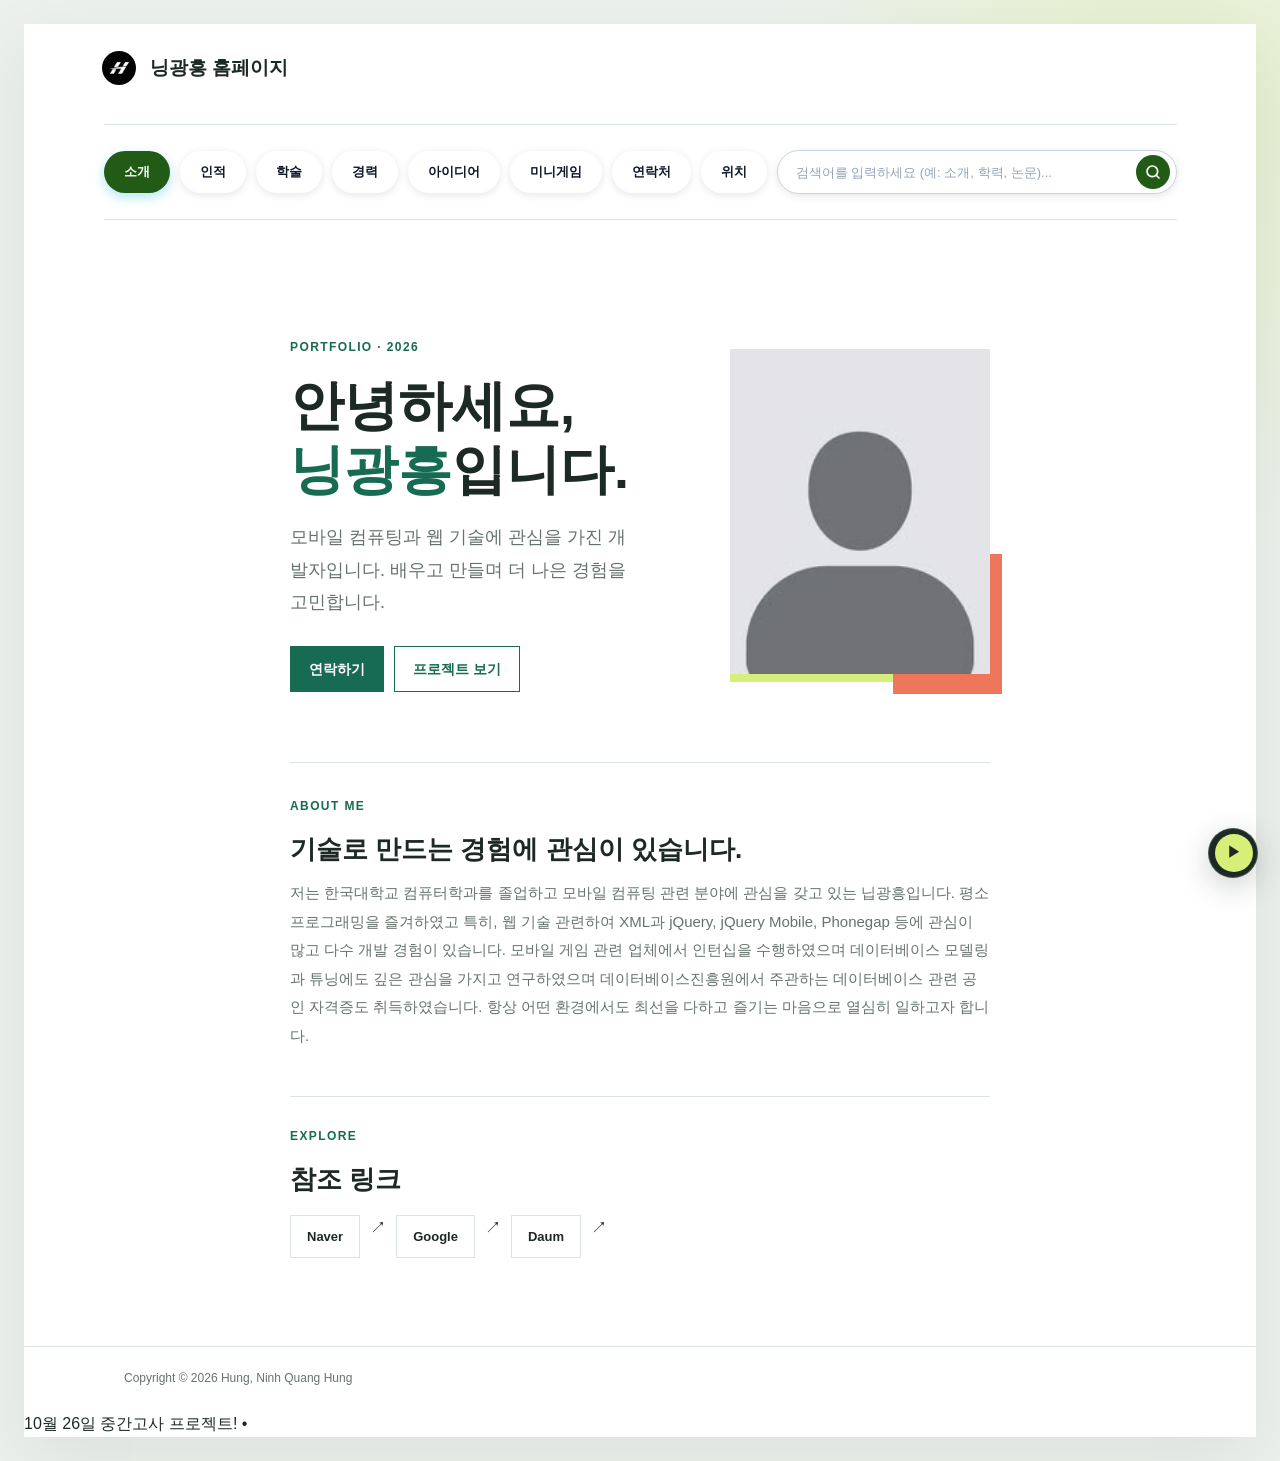
<file: index.html>
<!DOCTYPE html>
<html lang="ko">
<head>
    <meta charset="UTF-8">
    <meta name="viewport" content="width=device-width, initial-scale=1.0">
    <title>닝광흥 홈페이지 - 10월 26일 중간고사 프로젝트</title>
    <link rel="icon" type="image/x-icon" href="imgs/h.jpg">
    <link rel="stylesheet" href="css/style.css">
    <link rel="stylesheet" href="css/portfolio.css">
    
</head>
<body>
    

    <div class="container">
    
        <header>
            <div class="header-container">
                <img src="imgs/h.jpg" alt="Logo" class="logo-img">
                <span>닝광흥 홈페이지</span>
            </div>
        </header>

    <nav>
    
    <!-- Mục 1: 소개 -->
    <div class="dropdown">
        <a href="index.html" class="active">소개</a>
        <div class="dropdown-content">
            <a href="intro-sub1.html">인사말</a>
            <a href="intro-sub2.html">비전</a>
        </div>
    </div>

    <!-- Mục 2: 인적 -->
    <div class="dropdown">
        <a href="personal.html">인적</a>
        <div class="dropdown-content">
            <a href="personal-sub1.html">기본 정보</a>
            <a href="personal-sub2.html">학력 사항</a>
        </div>
    </div>

    <!-- Mục 3: 학술 -->
    <div class="dropdown">
        <a href="academic.html">학술</a>
        <div class="dropdown-content">
            <a href="academic-sub1.html">논문</a>
            <a href="academic-sub2.html">연구 프로젝트</a>
        </div>
    </div>

    <!-- Mục 4: 경력 -->
    <div class="dropdown">
        <a href="career.html">경력</a>
        <div class="dropdown-content">
            <a href="career-sub1.html">회사 경력</a>
            <a href="career-sub2.html">자격증</a>
        </div>
    </div>

    <!-- Mục 5: 아이디어 -->
    <div class="dropdown">
        <a href="idea.html">아이디어</a>
        <div class="dropdown-content">
            <a href="idea-sub1.html">프로젝트 제안</a>
            <a href="idea-sub2.html">연구 노트</a>
        </div>
    </div>

    <div class="dropdown">
        <a href="game.html">미니게임</a>
    </div>

    <!-- Mục 6: 연락처 -->
    <div class="dropdown">
        <a href="SNS.html">연락처</a>
        <div class="dropdown-content">
            <a href="sns-sub1.html">이메일</a>
            <a href="sns-sub2.html">SNS 링크</a>
        </div>
    </div>

    <!-- Mục 7: 위치 -->
    <div class="dropdown">
        <a href="map.html">위치</a>
        <div class="dropdown-content">
            <a href="map-sub1.html">오시는 길</a>
            <a href="map-sub2.html">캠퍼스 맵</a>
        </div>
    </div>



    <!-- THANH TÌM KIẾM -->
<div class="search-container">
    <div class="search-box">
        <input type="text" id="searchInput" placeholder="검색어를 입력하세요 (예: 소개, 학력, 논문)..." autocomplete="off">
        <button id="searchBtn" type="button" aria-label="검색">
            <!-- Icon Kính lúp SVG -->
            <svg width="16" height="16" viewBox="0 0 24 24" fill="none" stroke="currentColor" stroke-width="2.5" stroke-linecap="round" stroke-linejoin="round">
                <circle cx="11" cy="11" r="8"></circle>
                <line x1="21" y1="21" x2="16.65" y2="16.65"></line>
            </svg>
        </button>
    </div>
    <!-- Khung hiển thị danh sách gợi ý khi gõ -->
    <div id="searchSuggestions" class="search-suggestions"></div>
</div>
</nav>


        <main>
            <section class="hero">
                <div class="hero-copy">
                    <p class="eyebrow">PORTFOLIO · 2026</p>
                    <h1>안녕하세요,<br><span>닝광흥</span>입니다.</h1>
                    <p class="hero-lead">모바일 컴퓨팅과 웹 기술에 관심을 가진 개발자입니다. 배우고 만들며 더 나은 경험을 고민합니다.</p>
                    <div class="hero-actions">
                        <a href="SNS.html" class="button-link primary">연락하기</a>
                        <a href="academic.html" class="button-link">프로젝트 보기</a>
                    </div>
                </div>
                <figure class="hero-portrait">
                    <img src="imgs/avata.jpg" alt="닝광흥 프로필 사진">
                </figure>
            </section>

            <section class="intro-content">
                <p class="eyebrow">ABOUT ME</p>
                <h2>기술로 만드는 경험에 관심이 있습니다.</h2>
                <p class="intro-text">저는 한국대학교 컴퓨터학과를 졸업하고 모바일 컴퓨팅 관련 분야에 관심을 갖고 있는 닙광흥입니다. 평소 프로그래밍을 즐겨하였고 특히, 웹 기술 관련하여 XML과 jQuery, jQuery Mobile, Phonegap 등에 관심이 많고 다수 개발 경험이 있습니다. 모바일 게임 관련 업체에서 인턴십을 수행하였으며 데이터베이스 모델링과 튜닝에도 깊은 관심을 가지고 연구하였으며 데이터베이스진흥원에서 주관하는 데이터베이스 관련 공인 자격증도 취득하였습니다. 항상 어떤 환경에서도 최선을 다하고 즐기는 마음으로 열심히 일하고자 합니다.</p>
            </section>

            <section class="reference-links">
                <p class="eyebrow">EXPLORE</p>
                <h2>참조 링크</h2>
                <div class="links-grid">
                    <a href="https://naver.com" class="link-btn" target="_blank" rel="noopener noreferrer" data-ko="네이버">Naver</a> ↗
                    <a href="https://google.com" class="link-btn" target="_blank" rel="noopener noreferrer" data-ko="구글">Google</a> ↗
                    <a href="https://daum.net" class="link-btn" target="_blank" rel="noopener noreferrer" data-ko="다음">Daum</a> ↗
                </div>
            </section>
        </main>

        <footer>Copyright © 2026 Hung, Ninh Quang Hung</footer>
        <!-- Dòng chữ chạy ở chân trang -->
<div class="marquee-container">
    <div class="marquee-text">
        <span> 10월 26일 중간고사 프로젝트! • </span>
    </div>
</div>
    </div>
    
    <script src="js/mouse.js"></script>
    <script src="js/music.js"></script>
    <script src="js/search.js"></script>

</body>
</html>
</file>
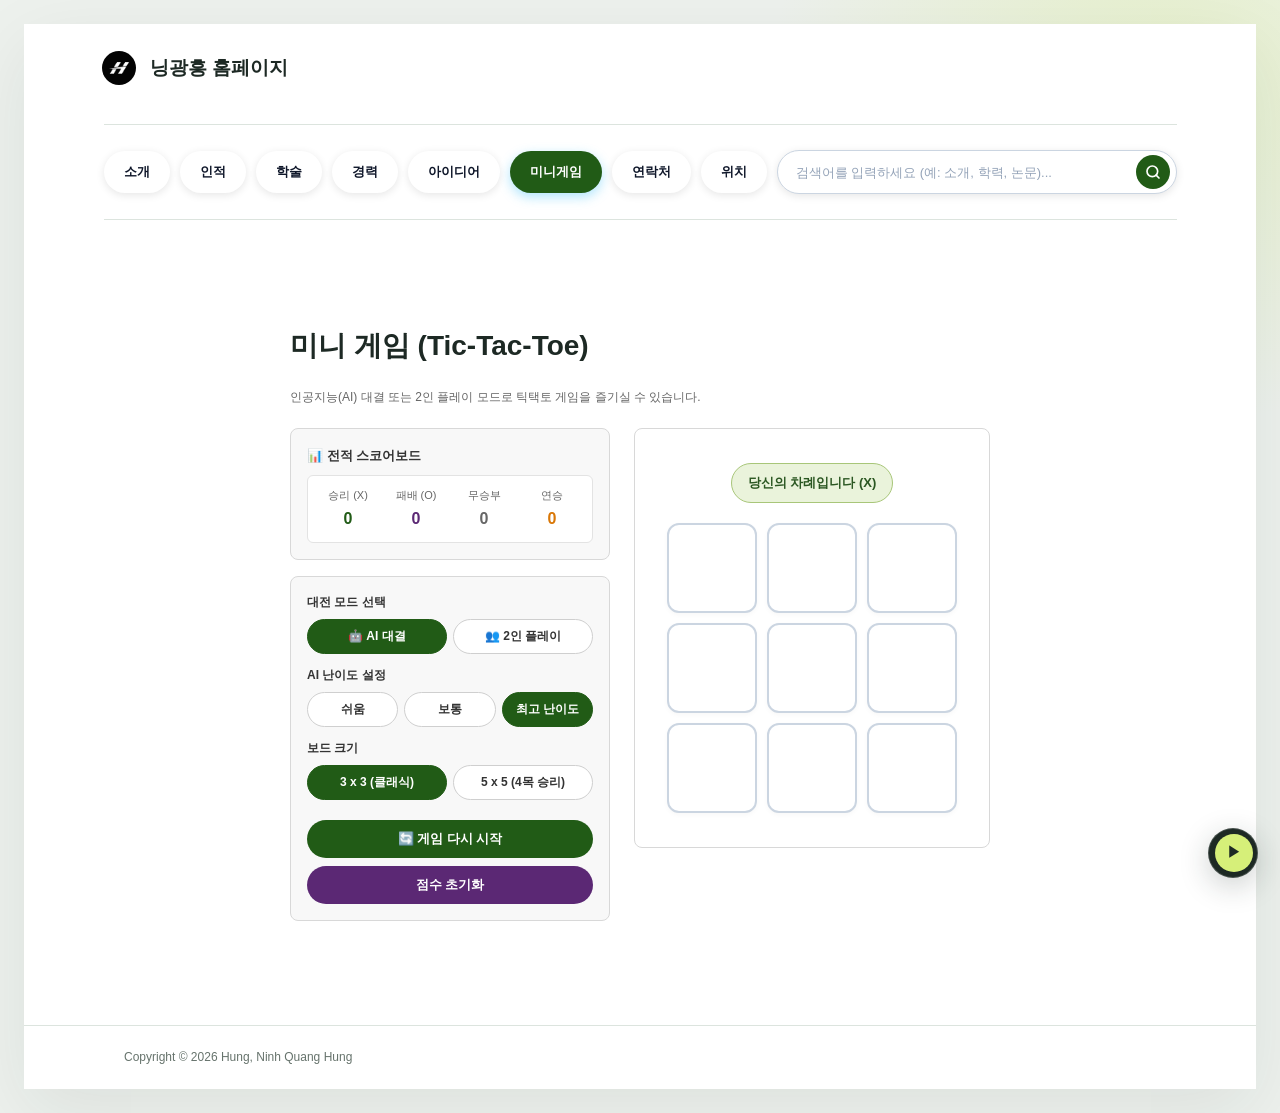
<file: game.html>
<!DOCTYPE html>
<html lang="ko">
<head>
    <meta charset="UTF-8">
    <meta name="viewport" content="width=device-width, initial-scale=1.0">
    <title>닝광흥 홈페이지 - 미니게임</title>
    <link rel="icon" type="image/x-icon" href="imgs/h.jpg">
    <link rel="stylesheet" href="css/style.css">
    <link rel="stylesheet" href="css/portfolio.css">
    <style>
        /* Tối ưu giao diện Game đồng bộ với style.css */
        .game-layout {
            display: grid;
            grid-template-columns: 320px 1fr;
            gap: 24px;
            margin-top: 20px;
        }

        @media (max-width: 850px) {
            .game-layout {
                grid-template-columns: 1fr;
            }
        }

        .panel-box {
            background-color: #f8f8f8;
            border: 1px solid #d8d8d8;
            border-radius: 8px;
            padding: 16px;
            margin-bottom: 16px;
        }

        .score-grid {
            display: grid;
            grid-template-columns: repeat(4, 1fr);
            gap: 8px;
            text-align: center;
            background: #ffffff;
            padding: 10px;
            border-radius: 6px;
            border: 1px solid #e3e3e3;
            margin-top: 8px;
        }

        .score-num {
            font-size: 16px;
            font-weight: bold;
            color: #215b16;
            margin-top: 2px;
        }

        .opt-group {
            margin-bottom: 12px;
        }

        .opt-group label {
            display: block;
            font-weight: bold;
            font-size: 12px;
            margin-bottom: 6px;
            color: #333;
        }

        .btn-toggle-group {
            display: flex;
            gap: 6px;
        }

        .btn-toggle {
            flex: 1;
            padding: 8px 10px;
            font-size: 12px;
            font-weight: bold;
            border: 1px solid #cfcfcf;
            background: #ffffff;
            color: #333;
            border-radius: 20px;
            cursor: pointer;
            transition: all 0.2s ease;
        }

        .btn-toggle.active {
            background-color: #215b16;
            color: #ffffff;
            border-color: #215b16;
        }

        .action-btn {
            width: 100%;
            padding: 10px;
            font-size: 13px;
            font-weight: bold;
            border: none;
            border-radius: 20px;
            cursor: pointer;
            margin-top: 8px;
            transition: opacity 0.2s;
        }

        .btn-primary {
            background-color: #215b16;
            color: #ffffff;
        }

        .btn-secondary {
            background-color: #5b2874;
            color: #ffffff;
        }

        .action-btn:hover {
            opacity: 0.9;
        }

        /* Khung bàn cờ Tic-Tac-Toe */
        .board-wrapper {
            display: flex;
            flex-direction: column;
            align-items: center;
            justify-content: center;
            background: #ffffff;
            border: 1px solid #d8d8d8;
            border-radius: 8px;
            padding: 24px;
            min-height: 420px;
        }

        .turn-indicator {
            background: #eaf3db;
            border: 1px solid #a8c679;
            color: #2b5722;
            padding: 8px 16px;
            border-radius: 20px;
            font-weight: bold;
            font-size: 13px;
            margin-bottom: 20px;
        }

        .ttt-board {
            display: grid;
            grid-template-columns: repeat(3, 90px);
            gap: 10px;
        }

        .ttt-board.size-5 {
            grid-template-columns: repeat(5, 60px);
            gap: 6px;
        }

        .ttt-cell {
            width: 90px;
            height: 90px;
            background: #ffffff;
            border: 2px solid #cbd5e1;
            border-radius: 12px;
            font-size: 2.2rem;
            font-weight: bold;
            display: flex;
            align-items: center;
            justify-content: center;
            cursor: pointer;
            transition: all 0.15s ease;
            box-shadow: 0 2px 5px rgba(0,0,0,0.03);
        }

        .ttt-board.size-5 .ttt-cell {
            width: 60px;
            height: 60px;
            font-size: 1.5rem;
            border-radius: 8px;
        }

        .ttt-cell:hover {
            background: #f1f5f9;
            border-color: #215b16;
        }

        .ttt-cell.x {
            color: #215b16;
        }

        .ttt-cell.o {
            color: #5b2874;
        }

        .ttt-cell.winning-cell {
            background-color: #93b954;
            color: #ffffff;
            border-color: #215b16;
        }
    </style>
</head>
<body>
    <div class="container">
    
        <header>
            <div class="header-container">
                <img src="imgs/h.jpg" alt="Logo" class="logo-img">
                <span>닝광흥 홈페이지</span>
            </div>
        </header>

        <nav>
            <!-- Mục 1: 소개 -->
            <div class="dropdown">
                <a href="index.html">소개</a>
                <div class="dropdown-content">
                    <a href="intro-sub1.html">인사말</a>
                    <a href="intro-sub2.html">비전</a>
                </div>
            </div>

            <!-- Mục 2: 인적 -->
            <div class="dropdown">
                <a href="personal.html">인적</a>
                <div class="dropdown-content">
                    <a href="personal-sub1.html">기본 정보</a>
                    <a href="personal-sub2.html">학력 사항</a>
                </div>
            </div>

            <!-- Mục 3: 학술 -->
            <div class="dropdown">
                <a href="academic.html">학술</a>
                <div class="dropdown-content">
                    <a href="academic-sub1.html">논문</a>
                    <a href="academic-sub2.html">연구 프로젝트</a>
                </div>
            </div>

            <!-- Mục 4: 경력 -->
            <div class="dropdown">
                <a href="career.html">경력</a>
                <div class="dropdown-content">
                    <a href="career-sub1.html">회사 경력</a>
                    <a href="career-sub2.html">자격증</a>
                </div>
            </div>

            <!-- Mục 5: 아이디어 -->
            <div class="dropdown">
                <a href="idea.html">아이디어</a>
                <div class="dropdown-content">
                    <a href="idea-sub1.html">프로젝트 제안</a>
                    <a href="idea-sub2.html">연구 노트</a>
                </div>
            </div>

            <!-- Mục 6: 미니게임 (Trang hiện tại) -->
            <div class="dropdown">
                <a href="game.html" class="active">미니게임</a>
            </div>

            <!-- Mục 7: 연락처 -->
            <div class="dropdown">
                <a href="SNS.html">연락처</a>
                <div class="dropdown-content">
                    <a href="sns-sub1.html">이메일</a>
                    <a href="sns-sub2.html">SNS 링크</a>
                </div>
            </div>

            <!-- Mục 8: 위치 -->
            <div class="dropdown">
                <a href="map.html">위치</a>
                <div class="dropdown-content">
                    <a href="map-sub1.html">오시는 길</a>
                    <a href="map-sub2.html">캠퍼스 맵</a>
                </div>
            </div>

            <!-- THANH TÌM KIẾM -->
            <div class="search-container">
                <div class="search-box">
                    <input type="text" id="searchInput" placeholder="검색어를 입력하세요 (예: 소개, 학력, 논문)..." autocomplete="off">
                    <button id="searchBtn" type="button" aria-label="검색">
                        <svg width="16" height="16" viewBox="0 0 24 24" fill="none" stroke="currentColor" stroke-width="2.5" stroke-linecap="round" stroke-linejoin="round">
                            <circle cx="11" cy="11" r="8"></circle>
                            <line x1="21" y1="21" x2="16.65" y2="16.65"></line>
                        </svg>
                    </button>
                </div>
                <div id="searchSuggestions" class="search-suggestions"></div>
            </div>
        </nav>

        <main>
            <h1 class="section-title">미니 게임 (Tic-Tac-Toe)</h1>
            <p style="margin-bottom: 15px; color: #666; font-size: 12px;">
                인공지능(AI) 대결 또는 2인 플레이 모드로 틱택토 게임을 즐기실 수 있습니다.
            </p>

            <div class="game-layout">
                <!-- Cột điều khiển bên trái -->
                <div class="controls-col">
                    <!-- Bảng điểm -->
                    <div class="panel-box">
                        <div style="font-weight: bold; font-size: 13px; color: #333;">📊 전적 스코어보드</div>
                        <div class="score-grid">
                            <div>
                                <div style="font-size: 11px; color: #666;">승리 (X)</div>
                                <div class="score-num" id="winCount">0</div>
                            </div>
                            <div>
                                <div style="font-size: 11px; color: #666;">패배 (O)</div>
                                <div class="score-num" id="lossCount" style="color: #5b2874;">0</div>
                            </div>
                            <div>
                                <div style="font-size: 11px; color: #666;">무승부</div>
                                <div class="score-num" id="drawCount" style="color: #666;">0</div>
                            </div>
                            <div>
                                <div style="font-size: 11px; color: #666;">연승</div>
                                <div class="score-num" id="streakCount" style="color: #d97706;">0</div>
                            </div>
                        </div>
                    </div>

                    <!-- Tùy chọn game -->
                    <div class="panel-box">
                        <div class="opt-group">
                            <label>대전 모드 선택</label>
                            <div class="btn-toggle-group">
                                <button class="btn-toggle active" id="btnModeAi" onclick="setGameMode('ai')">🤖 AI 대결</button>
                                <button class="btn-toggle" id="btnModePvp" onclick="setGameMode('pvp')">👥 2인 플레이</button>
                            </div>
                        </div>

                        <div class="opt-group" id="aiDiffContainer">
                            <label>AI 난이도 설정</label>
                            <div class="btn-toggle-group">
                                <button class="btn-toggle" id="diffEasy" onclick="setDifficulty('easy')">쉬움</button>
                                <button class="btn-toggle" id="diffMedium" onclick="setDifficulty('medium')">보통</button>
                                <button class="btn-toggle active" id="diffHard" onclick="setDifficulty('hard')">최고 난이도</button>
                            </div>
                        </div>

                        <div class="opt-group">
                            <label>보드 크기</label>
                            <div class="btn-toggle-group">
                                <button class="btn-toggle active" id="size3" onclick="setBoardSize(3)">3 x 3 (클래식)</button>
                                <button class="btn-toggle" id="size5" onclick="setBoardSize(5)">5 x 5 (4목 승리)</button>
                            </div>
                        </div>

                        <button class="action-btn btn-primary" onclick="resetGame()">🔄 게임 다시 시작</button>
                        <button class="action-btn btn-secondary" onclick="resetScore()">점수 초기화</button>
                    </div>
                </div>

                <!-- Cột bàn cờ bên phải -->
                <div class="board-col">
                    <div class="board-wrapper">
                        <div class="turn-indicator" id="turnStatus">
                            당신의 차례입니다 (X)
                        </div>
                        <div class="ttt-board" id="board"></div>
                    </div>
                </div>
            </div>
        </main>

        <footer>Copyright © 2026 Hung, Ninh Quang Hung</footer>
    </div>

    <script src="js/music.js"></script>
    <script src="js/game.js"></script>
</body>
</html>
</file>
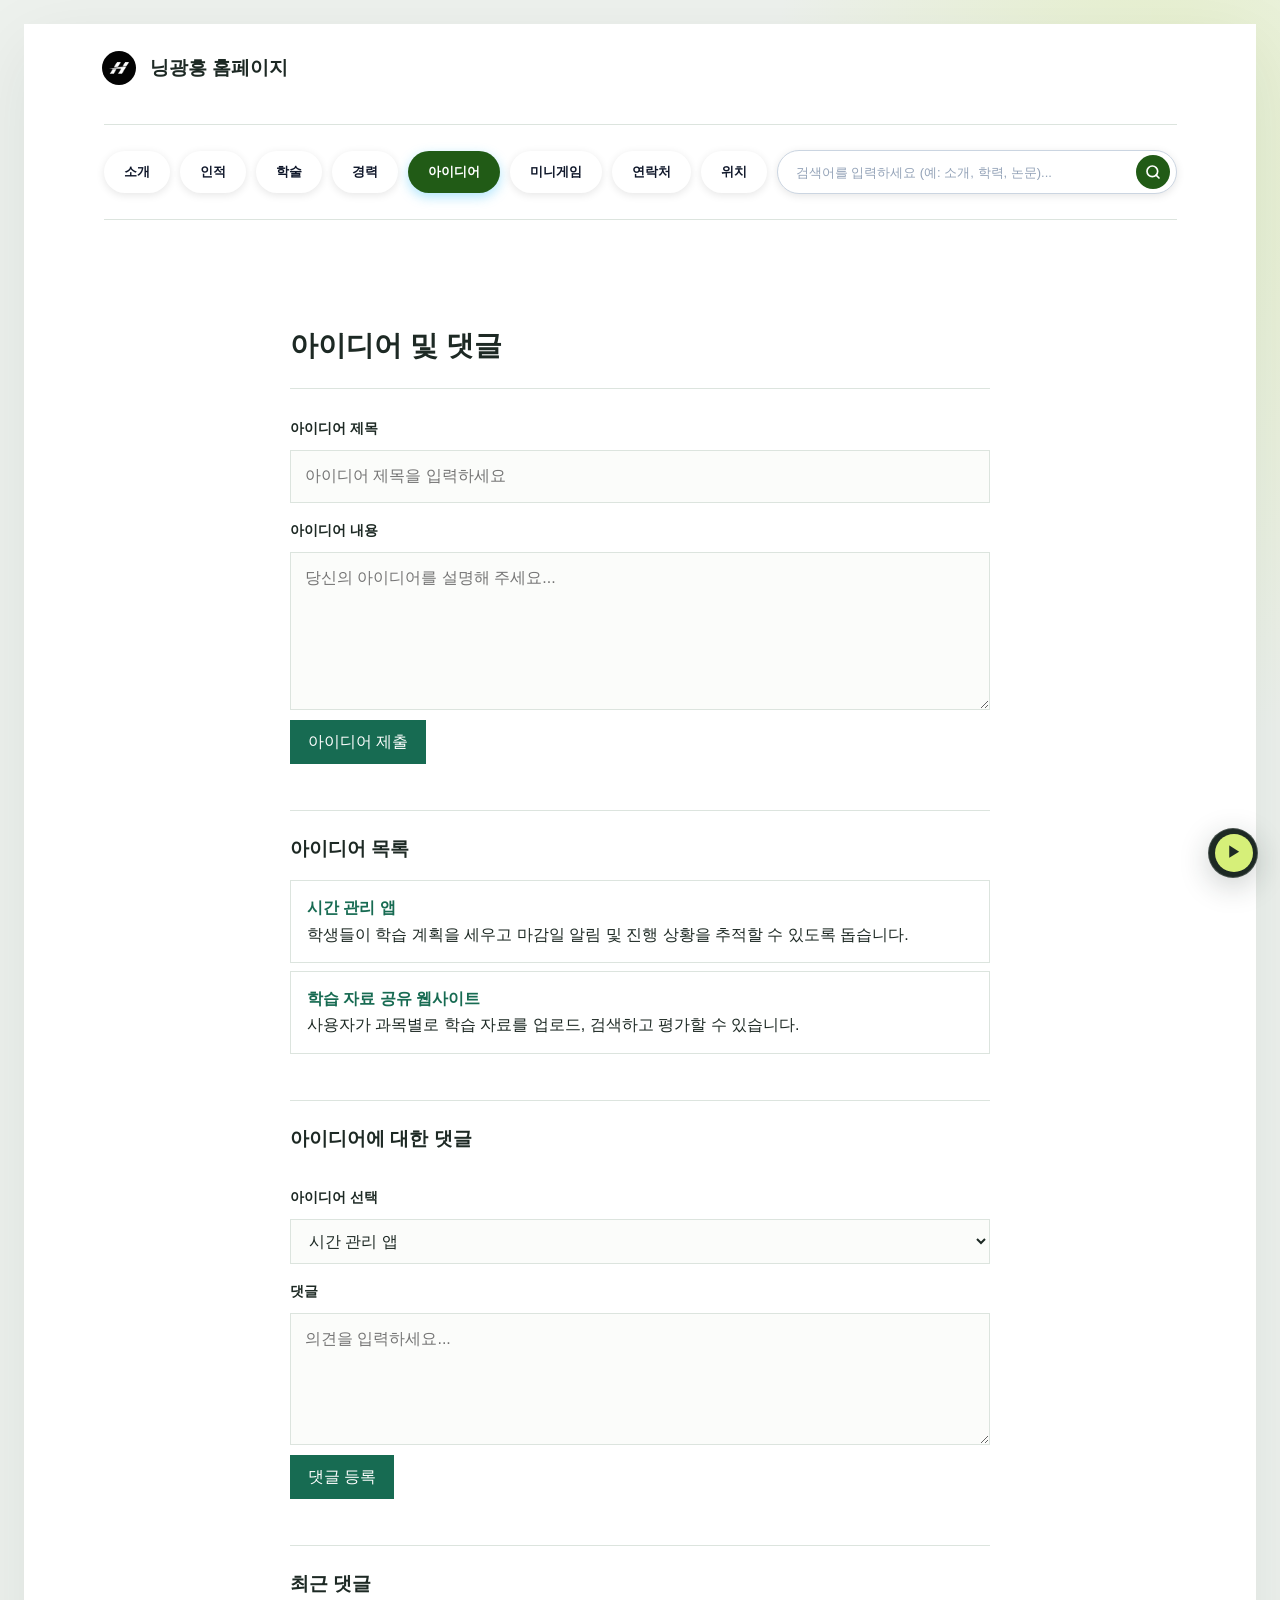
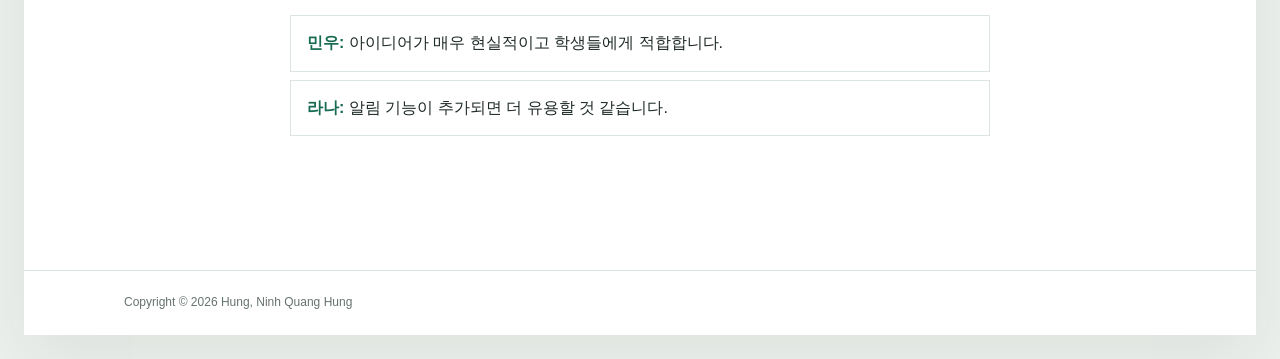
<file: idea.html>
<!DOCTYPE html>
<html lang="ko">
<head>
    <meta charset="UTF-8">
    <meta name="viewport" content="width=device-width, initial-scale=1.0">
    <title>아이디어 & 댓글</title>
    <link rel="icon" type="image/x-icon" href="imgs/h.jpg">
    <link rel="stylesheet" href="css/style.css">
    <link rel="stylesheet" href="css/portfolio.css">
</head>
<body>
    <div class="container">
    
        <header>
            <div class="header-container">
                <img src="imgs/h.jpg" alt="Logo" class="logo-img">
                <span>닝광흥 홈페이지</span>
            </div>
        </header>
            <nav>
    <!-- Mục 1: 소개 -->
    <div class="dropdown">
        <a href="index.html" >소개</a>
        <div class="dropdown-content">
            <a href="intro-sub1.html">인사말</a>
            <a href="intro-sub2.html">비전</a>
        </div>
    </div>

    <!-- Mục 2: 인적 -->
    <div class="dropdown">
        <a href="personal.html">인적</a>
        <div class="dropdown-content">
            <a href="personal-sub1.html">기본 정보</a>
            <a href="personal-sub2.html">학력 사항</a>
        </div>
    </div>

    <!-- Mục 3: 학술 -->
    <div class="dropdown">
        <a href="academic.html">학술</a>
        <div class="dropdown-content">
            <a href="academic-sub1.html">논문</a>
            <a href="academic-sub2.html">연구 프로젝트</a>
        </div>
    </div>

    <!-- Mục 4: 경력 -->
    <div class="dropdown">
        <a href="career.html">경력</a>
        <div class="dropdown-content">
            <a href="career-sub1.html">회사 경력</a>
            <a href="career-sub2.html">자격증</a>
        </div>
    </div>

    <!-- Mục 5: 아이디어 -->
    <div class="dropdown">
        <a href="idea.html" class="active">아이디어</a>
        <div class="dropdown-content">
            <a href="idea-sub1.html">프로젝트 제안</a>
            <a href="idea-sub2.html">연구 노트</a>
        </div>
    </div>

    <div class="dropdown">
        <a href="game.html">미니게임</a>
    </div>

    <!-- Mục 6: 연락처 -->
    <div class="dropdown">
        <a href="SNS.html">연락처</a>
        <div class="dropdown-content">
            <a href="sns-sub1.html">이메일</a>
            <a href="sns-sub2.html">SNS 링크</a>
        </div>
    </div>

    <!-- Mục 7: 위치 -->
    <div class="dropdown">
        <a href="map.html">위치</a>
        <div class="dropdown-content">
            <a href="map-sub1.html">오시는 길</a>
            <a href="map-sub2.html">캠퍼스 맵</a>
        </div>
    </div>

    <!-- THANH TÌM KIẾM -->
<div class="search-container">
    <div class="search-box">
        <input type="text" id="searchInput" placeholder="검색어를 입력하세요 (예: 소개, 학력, 논문)..." autocomplete="off">
        <button id="searchBtn" type="button" aria-label="검색">
            <!-- Icon Kính lúp SVG -->
            <svg width="16" height="16" viewBox="0 0 24 24" fill="none" stroke="currentColor" stroke-width="2.5" stroke-linecap="round" stroke-linejoin="round">
                <circle cx="11" cy="11" r="8"></circle>
                <line x1="21" y1="21" x2="16.65" y2="16.65"></line>
            </svg>
        </button>
    </div>
    <!-- Khung hiển thị danh sách gợi ý khi gõ -->
    <div id="searchSuggestions" class="search-suggestions"></div>
</div>
</nav>
        <main>
            <section class="idea-section">
                <h2 class="section-title">아이디어 및 댓글</h2>

                <form id="ideaForm" class="idea-form">
                    <label for="ideaTitle">아이디어 제목</label>
                    <input type="text" id="ideaTitle" placeholder="아이디어 제목을 입력하세요" required>

                    <label for="ideaContent">아이디어 내용</label>
                    <textarea id="ideaContent" rows="5" placeholder="당신의 아이디어를 설명해 주세요..." required></textarea>

                    <button type="submit">아이디어 제출</button>
                </form>

                <div class="idea-list-box">
                    <h3>아이디어 목록</h3>
                    <ul id="ideaList" class="idea-list">
                        <li>
                            <strong>시간 관리 앱</strong>
                            <p>학생들이 학습 계획을 세우고 마감일 알림 및 진행 상황을 추적할 수 있도록 돕습니다.</p>
                        </li>
                        <li>
                            <strong>학습 자료 공유 웹사이트</strong>
                            <p>사용자가 과목별로 학습 자료를 업로드, 검색하고 평가할 수 있습니다.</p>
                        </li>
                    </ul>
                </div>

                <div class="comment-box">
                    <h3>아이디어에 대한 댓글</h3>

                    <label for="commentIdea">아이디어 선택</label>
                    <select id="commentIdea">
                        <option value="0">시간 관리 앱</option>
                        <option value="1">학습 자료 공유 웹사이트</option>
                    </select>

                    <label for="commentText">댓글</label>
                    <textarea id="commentText" rows="4" placeholder="의견을 입력하세요..." required></textarea>

                    <button type="button" id="commentBtn">댓글 등록</button>
                </div>

                <div class="comment-list-box">
                    <h3>최근 댓글</h3>
                    <ul id="commentList" class="comment-list">
                        <li><strong>민우:</strong> 아이디어가 매우 현실적이고 학생들에게 적합합니다.</li>
                        <li><strong>라나:</strong> 알림 기능이 추가되면 더 유용할 것 같습니다.</li>
                    </ul>
                </div>
            </section>
        </main>

        <footer>Copyright © 2026 Hung, Ninh Quang Hung</footer>
    </div>

    <script src="js/music.js"></script>
    <script>
        const ideaForm = document.getElementById('ideaForm');
        const ideaList = document.getElementById('ideaList');
        const commentText = document.getElementById('commentText');
        const commentBtn = document.getElementById('commentBtn');
        const commentList = document.getElementById('commentList');
        const commentIdea = document.getElementById('commentIdea');

        ideaForm.addEventListener('submit', function (e) {
            e.preventDefault();

            const title = document.getElementById('ideaTitle').value.trim();
            const content = document.getElementById('ideaContent').value.trim();

            if (!title || !content) return;

            const li = document.createElement('li');
            li.innerHTML = `<strong>${title}</strong><p>${content}</p>`;
            ideaList.prepend(li);

            const option = document.createElement('option');
            option.value = ideaList.children.length - 1;
            option.textContent = title;
            commentIdea.add(option);

            ideaForm.reset();
        });

        commentBtn.addEventListener('click', function () {
            const message = commentText.value.trim();
            if (!message) return;

            const li = document.createElement('li');
            const ideaName = commentIdea.options[commentIdea.selectedIndex].text;
            li.innerHTML = `<strong>당신:</strong> <strong>${ideaName}</strong>에 대해 댓글: ${message}`;
            commentList.prepend(li);
            commentText.value = '';
        });
    </script>
</body>
</html>
</file>
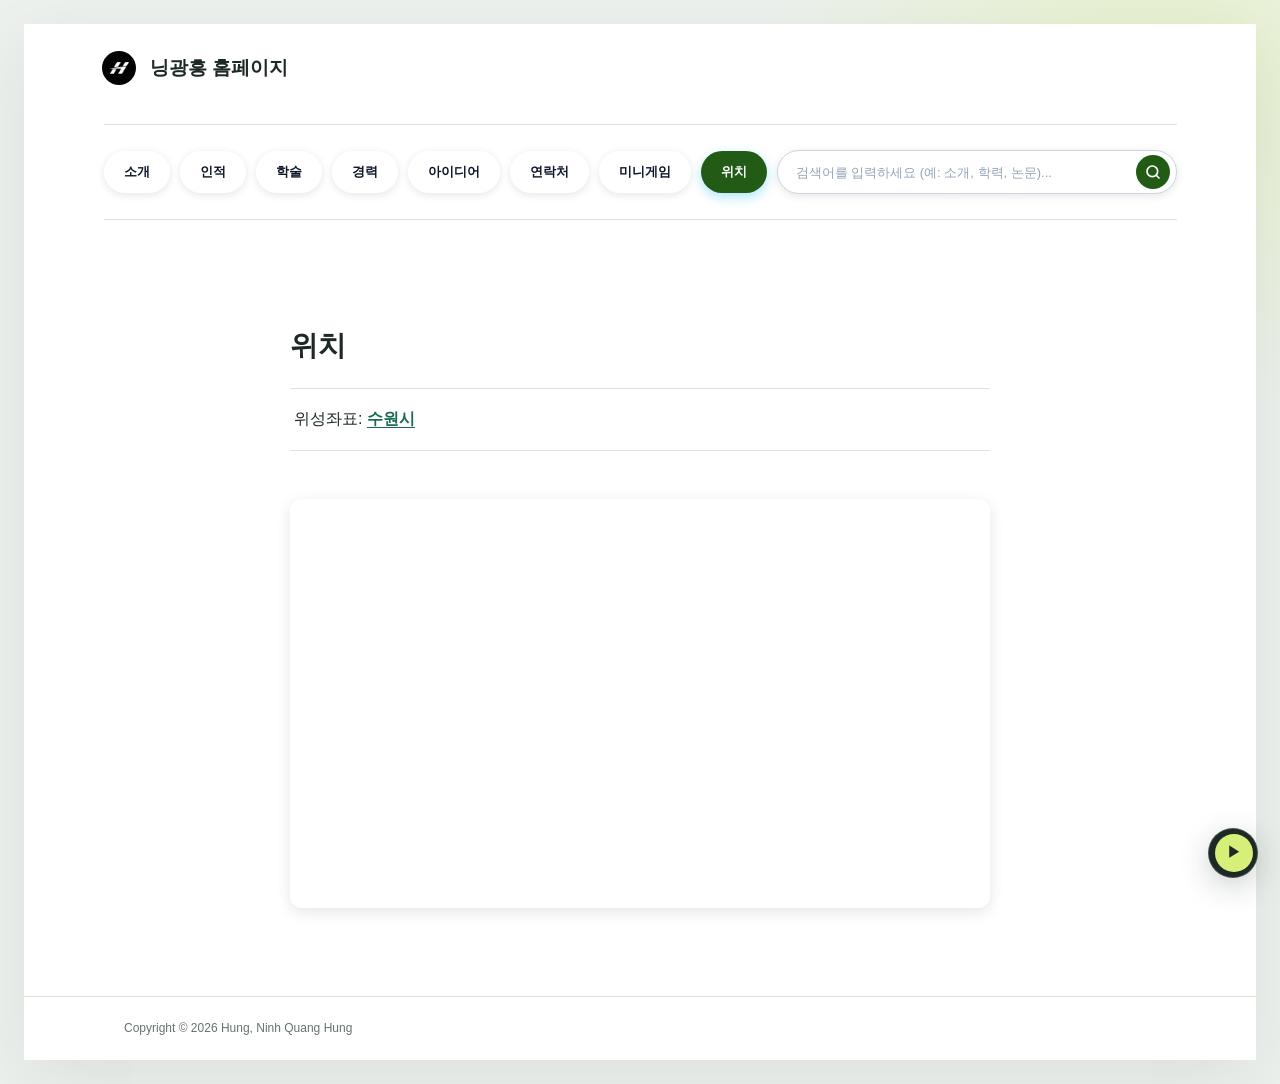
<file: map.html>
<!DOCTYPE html>
<html lang="ko">
<head>
    <meta charset="UTF-8">
    <meta name="viewport" content="width=device-width, initial-scale=1.0">
    <title>닝광흥 홈페이지 - 위치</title>
    <link rel="icon" type="image/x-icon" href="imgs/h.jpg">
    <link rel="stylesheet" href="css/style.css">
    <link rel="stylesheet" href="css/portfolio.css">
</head>
<body>
    <div class="container">
    
        <header>
            <div class="header-container">
                <img src="imgs/h.jpg" alt="Logo" class="logo-img">
                <span>닝광흥 홈페이지</span>
            </div>
        </header>

        <nav>
    <!-- Mục 1: 소개 -->
    <div class="dropdown">
        <a href="index.html" >소개</a>
        <div class="dropdown-content">
            <a href="intro-sub1.html">인사말</a>
            <a href="intro-sub2.html">비전</a>
        </div>
    </div>

    <!-- Mục 2: 인적 -->
    <div class="dropdown">
        <a href="personal.html">인적</a>
        <div class="dropdown-content">
            <a href="personal-sub1.html">기본 정보</a>
            <a href="personal-sub2.html">학력 사항</a>
        </div>
    </div>

    <!-- Mục 3: 학술 -->
    <div class="dropdown">
        <a href="academic.html">학술</a>
        <div class="dropdown-content">
            <a href="academic-sub1.html">논문</a>
            <a href="academic-sub2.html">연구 프로젝트</a>
        </div>
    </div>

    <!-- Mục 4: 경력 -->
    <div class="dropdown">
        <a href="career.html">경력</a>
        <div class="dropdown-content">
            <a href="career-sub1.html">회사 경력</a>
            <a href="career-sub2.html">자격증</a>
        </div>
    </div>

    <!-- Mục 5: 아이디어 -->
    <div class="dropdown">
        <a href="idea.html" >아이디어</a>
        <div class="dropdown-content">
            <a href="idea-sub1.html">프로젝트 제안</a>
            <a href="idea-sub2.html">연구 노트</a>
        </div>
    </div>

    <!-- Mục 6: 연락처 -->
    <div class="dropdown">
        <a href="SNS.html">연락처</a>
        <div class="dropdown-content">
            <a href="sns-sub1.html">이메일</a>
            <a href="sns-sub2.html">SNS 링크</a>
        </div>
    </div>

    <div class="dropdown">
        <a href="game.html">미니게임</a>
    </div>

    <!-- Mục 7: 위치 -->
    <div class="dropdown">
        <a href="map.html" class="active">위치</a>
        <div class="dropdown-content">
            <a href="map-sub1.html">오시는 길</a>
            <a href="map-sub2.html">캠퍼스 맵</a>
        </div>
    </div>

    <!-- THANH TÌM KIẾM -->
<div class="search-container">
    <div class="search-box">
        <input type="text" id="searchInput" placeholder="검색어를 입력하세요 (예: 소개, 학력, 논문)..." autocomplete="off">
        <button id="searchBtn" type="button" aria-label="검색">
            <!-- Icon Kính lúp SVG -->
            <svg width="16" height="16" viewBox="0 0 24 24" fill="none" stroke="currentColor" stroke-width="2.5" stroke-linecap="round" stroke-linejoin="round">
                <circle cx="11" cy="11" r="8"></circle>
                <line x1="21" y1="21" x2="16.65" y2="16.65"></line>
            </svg>
        </button>
    </div>
    <!-- Khung hiển thị danh sách gợi ý khi gõ -->
    <div id="searchSuggestions" class="search-suggestions"></div>
</div>
</nav>

        <main>
            <h1 class="section-title">위치</h1>
            <ul class="info-list">
                <li>위성좌표: <a href="https://map.naver.com" target="_blank">수원시</a></li>
            </ul>

            <!-- Khung chứa bản đồ Naver Map -->
            <!-- Khung chứa bản đồ hiển thị ổn định 100% -->
            <div class="map-container" style="margin-top: 25px; border-radius: 12px; overflow: hidden; box-shadow: 0 4px 15px rgba(0,0,0,0.1);">
                <iframe 
                    src="https://www.google.com/maps/embed?pb=!1m18!1m12!1m3!1d101409.77197170817!2d126.93674681643063!3d37.26357271954848!2m3!1f0!2f0!3f0!3m2!1i1024!2i768!4f13.1!3m3!1m2!1s0x357b431dcbb5ab35%3A0x23ee61248e89541d!2sSuwon-si%2C%20Gyeonggi-do%2C%20South%20Korea!5e0!3m2!1sko!2skr!4v1711000000000!5m2!1sko!2skr" 
                    width="100%" 
                    height="400" 
                    style="border:0;" 
                    allowfullscreen="" 
                    loading="lazy" 
                    referrerpolicy="no-referrer-when-downgrade">
                </iframe>
            </div>
        </main>

        <footer>Copyright © 2026 Hung, Ninh Quang Hung</footer>
    </div>
    <script src="js/music.js"></script>
</body>
</html>
</file>
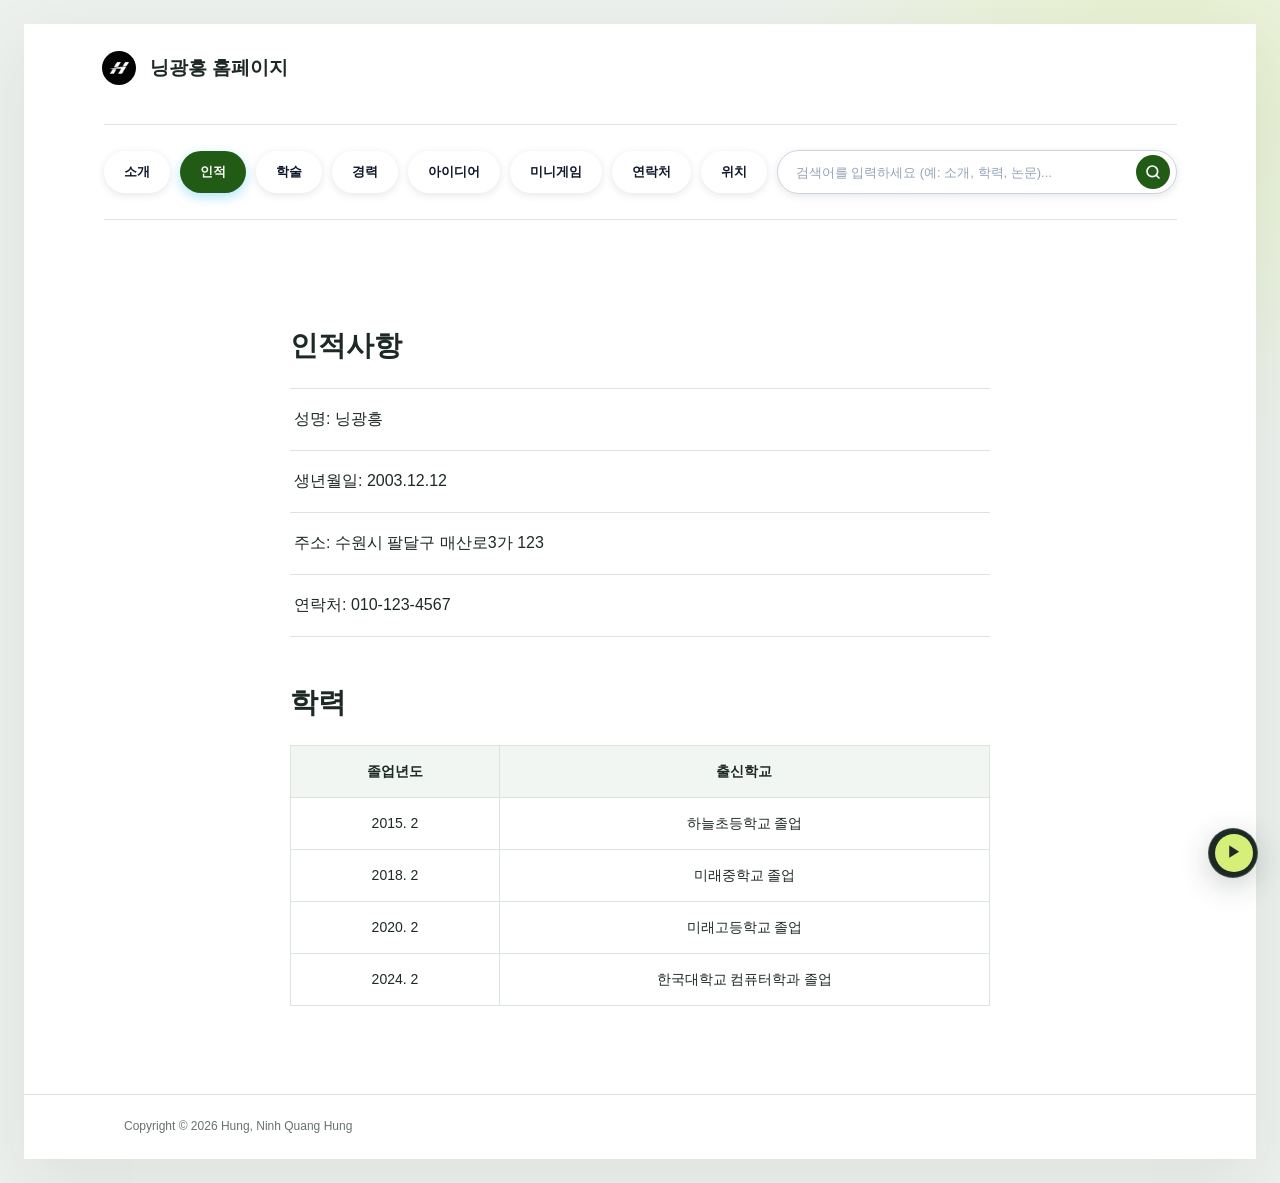
<file: personal.html>
<!DOCTYPE html>
<html lang="ko">
<head>
    <meta charset="UTF-8">
    <meta name="viewport" content="width=device-width, initial-scale=1.0">
    <title>닝광흥 홈페이지 - 인적</title>
    <link rel="icon" type="image/x-icon" href="imgs/h.jpg">
    <link rel="stylesheet" href="css/style.css">
    <link rel="stylesheet" href="css/portfolio.css">
</head>
<body>

    <div class="container">
    
        <header>
            <div class="header-container">
                <img src="imgs/h.jpg" alt="Logo" class="logo-img">
                <span>닝광흥 홈페이지</span>
            </div>
        </header>
        <nav>
    <!-- Mục 1: 소개 -->
    <div class="dropdown">
        <a href="index.html" >소개</a>
        <div class="dropdown-content">
            <a href="intro-sub1.html">인사말</a>
            <a href="intro-sub2.html">비전</a>
        </div>
    </div>

    <!-- Mục 2: 인적 -->
    <div class="dropdown">
        <a href="personal.html" class="active">인적</a>
        <div class="dropdown-content">
            <a href="personal-sub1.html">기본 정보</a>
            <a href="personal-sub2.html">학력 사항</a>
        </div>
    </div>

    <!-- Mục 3: 학술 -->
    <div class="dropdown">
        <a href="academic.html">학술</a>
        <div class="dropdown-content">
            <a href="academic-sub1.html">논문</a>
            <a href="academic-sub2.html">연구 프로젝트</a>
        </div>
    </div>

    <!-- Mục 4: 경력 -->
    <div class="dropdown">
        <a href="career.html">경력</a>
        <div class="dropdown-content">
            <a href="career-sub1.html">회사 경력</a>
            <a href="career-sub2.html">자격증</a>
        </div>
    </div>

    <!-- Mục 5: 아이디어 -->
    <div class="dropdown">
        <a href="idea.html" >아이디어</a>
        <div class="dropdown-content">
            <a href="idea-sub1.html">프로젝트 제안</a>
            <a href="idea-sub2.html">연구 노트</a>
        </div>
    </div>

    <div class="dropdown">
        <a href="game.html">미니게임</a>
    </div>

    <!-- Mục 6: 연락처 -->
    <div class="dropdown">
        <a href="SNS.html">연락처</a>
        <div class="dropdown-content">
            <a href="sns-sub1.html">이메일</a>
            <a href="sns-sub2.html">SNS 링크</a>
        </div>
    </div>

    <!-- Mục 7: 위치 -->
    <div class="dropdown">
        <a href="map.html">위치</a>
        <div class="dropdown-content">
            <a href="map-sub1.html">오시는 길</a>
            <a href="map-sub2.html">캠퍼스 맵</a>
        </div>
    </div>

    <!-- THANH TÌM KIẾM -->
<div class="search-container">
    <div class="search-box">
        <input type="text" id="searchInput" placeholder="검색어를 입력하세요 (예: 소개, 학력, 논문)..." autocomplete="off">
        <button id="searchBtn" type="button" aria-label="검색">
            <!-- Icon Kính lúp SVG -->
            <svg width="16" height="16" viewBox="0 0 24 24" fill="none" stroke="currentColor" stroke-width="2.5" stroke-linecap="round" stroke-linejoin="round">
                <circle cx="11" cy="11" r="8"></circle>
                <line x1="21" y1="21" x2="16.65" y2="16.65"></line>
            </svg>
        </button>
    </div>
    <!-- Khung hiển thị danh sách gợi ý khi gõ -->
    <div id="searchSuggestions" class="search-suggestions"></div>
</div>
</nav>
        <main>
            <div class="section-title">인적사항</div>
            <ul class="info-list">
                <li>성명: 닝광흥</li>
                <li>생년월일: 2003.12.12</li>
                <li>주소: 수원시 팔달구 매산로3가 123</li>
                <li>연락처: 010-123-4567</li>
            </ul>

            <div class="section-title">학력</div>
            <table class="edu-table">
                <thead>
                    <tr>
                        <th>졸업년도</th>
                        <th>출신학교</th>
                    </tr>
                </thead>
                <tbody>
                    <tr>
                        <td>2015. 2</td>
                        <td>하늘초등학교 졸업</td>
                    </tr>
                    <tr>
                        <td>2018. 2</td>
                        <td>미래중학교 졸업</td>
                    </tr>
                    <tr>
                        <td>2020. 2</td>
                        <td>미래고등학교 졸업</td>
                    </tr>
                    <tr>
                        <td>2024. 2</td>
                        <td>한국대학교 컴퓨터학과 졸업</td>
                    </tr>
                </tbody>
            </table>
        </main>

        <footer>Copyright © 2026 Hung, Ninh Quang Hung</footer>
    </div>
    <script src="js/music.js"></script>

</body>
</html>
</file>
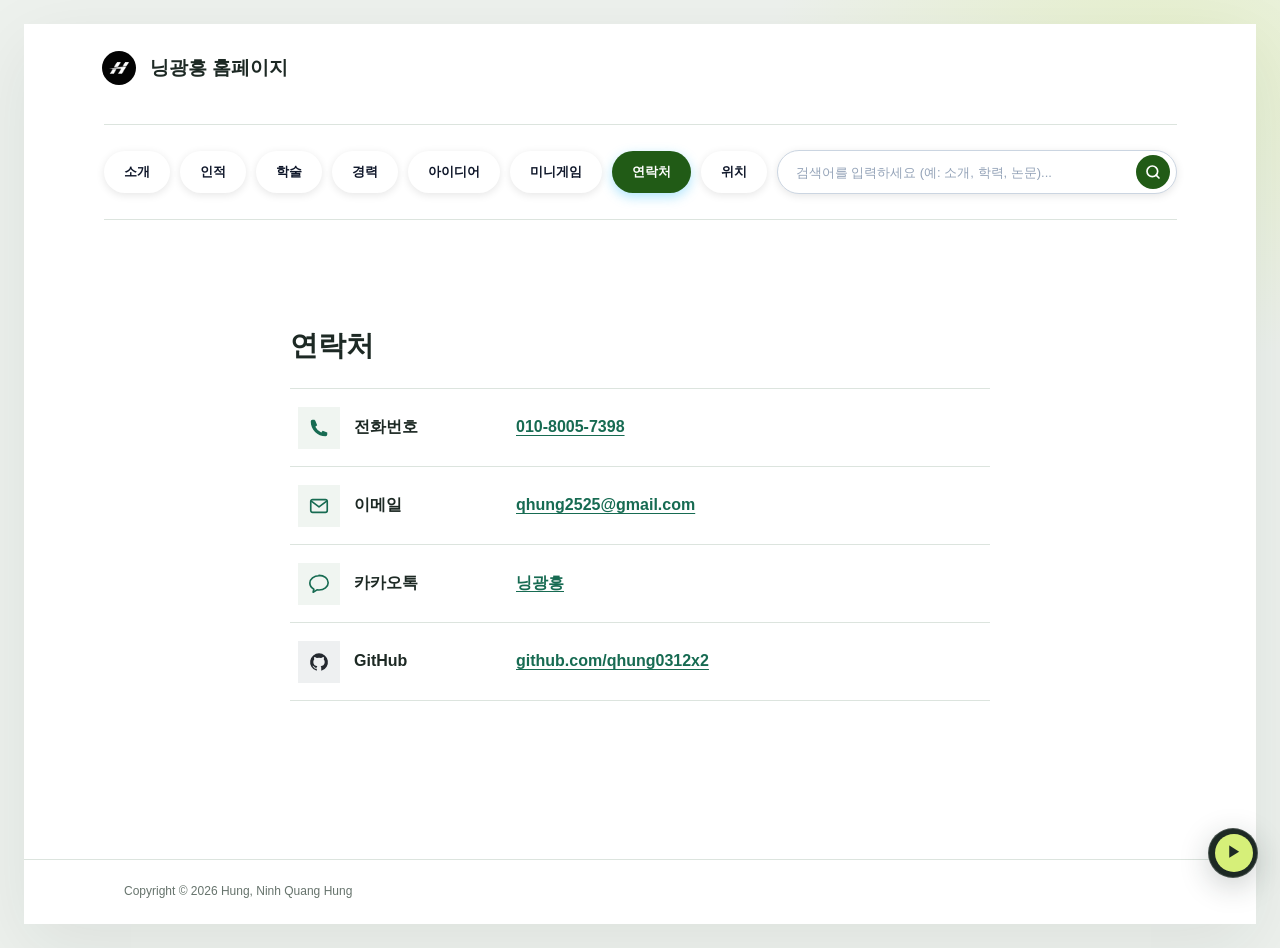
<file: SNS.html>
<!DOCTYPE html>
<html lang="ko">
<head>
    <meta charset="UTF-8">
    <meta name="viewport" content="width=device-width, initial-scale=1.0">
    <title>닝광흥 홈페이지 - 연락처</title>
    <link rel="icon" type="image/x-icon" href="imgs/h.jpg">
    <link rel="stylesheet" href="css/style.css">
    <link rel="stylesheet" href="css/portfolio.css">
</head>
<body>
    <div class="container">
    
        <header>
            <div class="header-container">
                <img src="imgs/h.jpg" alt="Logo" class="logo-img">
                <span>닝광흥 홈페이지</span>
            </div>
        </header>

        <nav>
            <!-- Mục 1: 소개 -->
            <div class="dropdown">
                <a href="index.html">소개</a>
                <div class="dropdown-content">
                    <a href="intro-sub1.html">인사말</a>
                    <a href="intro-sub2.html">비전</a>
                </div>
            </div>

            <!-- Mục 2: 인적 -->
            <div class="dropdown">
                <a href="personal.html">인적</a>
                <div class="dropdown-content">
                    <a href="personal-sub1.html">기본 정보</a>
                    <a href="personal-sub2.html">학력 사항</a>
                </div>
            </div>

            <!-- Mục 3: 학술 -->
            <div class="dropdown">
                <a href="academic.html">학술</a>
                <div class="dropdown-content">
                    <a href="academic-sub1.html">논문</a>
                    <a href="academic-sub2.html">연구 프로젝트</a>
                </div>
            </div>

            <!-- Mục 4: 경력 -->
            <div class="dropdown">
                <a href="career.html">경력</a>
                <div class="dropdown-content">
                    <a href="career-sub1.html">회사 경력</a>
                    <a href="career-sub2.html">자격증</a>
                </div>
            </div>

            <!-- Mục 5: 아이디어 -->
            <div class="dropdown">
                <a href="idea.html">아이디어</a>
                <div class="dropdown-content">
                    <a href="idea-sub1.html">프로젝트 제안</a>
                    <a href="idea-sub2.html">연구 노트</a>
                </div>
            </div>

            <div class="dropdown">
                <a href="game.html">미니게임</a>
            </div>

            <!-- Mục 6: 연락처 -->
            <div class="dropdown">
                <a href="SNS.html" class="active">연락처</a>
                <div class="dropdown-content">
                    <a href="sns-sub1.html">이메일</a>
                    <a href="sns-sub2.html">SNS 링크</a>
                </div>
            </div>

            <!-- Mục 7: 위치 -->
            <div class="dropdown">
                <a href="map.html">위치</a>
                <div class="dropdown-content">
                    <a href="map-sub1.html">오시는 길</a>
                    <a href="map-sub2.html">캠퍼스 맵</a>
                </div>
            </div>

            <!-- THANH TÌM KIẾM -->
            <div class="search-container">
                <div class="search-box">
                    <input type="text" id="searchInput" placeholder="검색어를 입력하세요 (예: 소개, 학력, 논문)..." autocomplete="off">
                    <button id="searchBtn" type="button" aria-label="검색">
                        <!-- Icon Kính lúp SVG -->
                        <svg width="16" height="16" viewBox="0 0 24 24" fill="none" stroke="currentColor" stroke-width="2.5" stroke-linecap="round" stroke-linejoin="round">
                            <circle cx="11" cy="11" r="8"></circle>
                            <line x1="21" y1="21" x2="16.65" y2="16.65"></line>
                        </svg>
                    </button>
                </div>
                <!-- Khung hiển thị danh sách gợi ý khi gõ -->
                <div id="searchSuggestions" class="search-suggestions"></div>
            </div>
        </nav>

        <main>
            <h1 class="section-title">연락처</h1>
            <ul class="info-list contact-list">
                <!-- Số điện thoại -->
                <li class="contact-item">
                    <span class="contact-icon phone-icon" aria-hidden="true">
                        <svg viewBox="0 0 24 24"><path d="M7 3H4.8A1.8 1.8 0 0 0 3 4.8C3 13.75 10.25 21 19.2 21a1.8 1.8 0 0 0 1.8-1.8V17l-5-2-1.5 2a14.2 14.2 0 0 1-6.5-6.5l2-1.5-2-5Z"/></svg>
                    </span>
                    <span class="contact-label">전화번호</span>
                    <a href="tel:01080057398">010-8005-7398</a>
                </li>

                <!-- Email -->
                <li class="contact-item">
                    <span class="contact-icon email-icon" aria-hidden="true">
                        <svg viewBox="0 0 24 24"><rect x="3" y="5" width="18" height="14" rx="2"/><path d="m4 7 8 6 8-6"/></svg>
                    </span>
                    <span class="contact-label">이메일</span>
                    <a href="mailto:qhung2525@gmail.com">qhung2525@gmail.com</a>
                </li>

                <!-- KakaoTalk (Thay thế cho YouTube và Spotify) -->
                <li class="contact-item">
                    <span class="contact-icon kakao-icon" aria-hidden="true">
                        <svg viewBox="0 0 24 24" fill="currentColor"><path d="M12 3c-5.52 0-10 3.58-10 8 0 2.76 1.74 5.18 4.41 6.64-.19.7-.7 2.53-.8 2.92-.13.51.19.5.4.34.17-.12 2.68-1.82 3.76-2.56.74.11 1.51.17 2.23.17 5.52 0 10-3.58 10-8s-4.48-8-10-8z"/></svg>
                    </span>
                    <span class="contact-label">카카오톡</span>
                    <a href="https://open.kakao.com/o/hung_12_12_03" target="_blank" rel="noopener noreferrer">닝광흥 </a>
                </li>

                <!-- GitHub (Trỏ về tài khoản cá nhân qhung0312x2) -->
                <li class="contact-item">
                    <span class="contact-icon github-icon" aria-hidden="true">
                        <svg viewBox="0 0 24 24"><path d="M12 2.5a9.7 9.7 0 0 0-3.07 18.9c.49.09.66-.21.66-.47v-1.67c-2.7.59-3.27-1.15-3.27-1.15-.44-1.13-1.08-1.43-1.08-1.43-.88-.6.07-.59.07-.59.97.07 1.48 1 1.48 1 .87 1.48 2.27 1.05 2.82.8.09-.63.34-1.05.62-1.29-2.15-.24-4.42-1.08-4.42-4.8 0-1.06.38-1.93 1-2.61-.1-.25-.43-1.24.1-2.58 0 0 .82-.26 2.67 1a9.3 9.3 0 0 1 4.86 0c1.85-1.26 2.67-1 2.67-1 .53 1.34.2 2.33.1 2.58.62.68 1 1.55 1 2.61 0 3.73-2.27 4.55-4.44 4.79.35.3.66.89.66 1.8v2.54c0 .26.18.57.67.47A9.7 9.7 0 0 0 12 2.5Z"/></svg>
                    </span>
                    <span class="contact-label">GitHub</span>
                    <a href="https://github.com/qhung0312x2" target="_blank" rel="noopener noreferrer">github.com/qhung0312x2</a>
                </li>
            </ul>
        </main>

        <footer>Copyright © 2026 Hung, Ninh Quang Hung</footer>
    </div>
    <script src="js/music.js"></script>
</body>
</html>
</file>
<file: css/style.css>
* {
    box-sizing: border-box;
    margin: 0;
    padding: 0;
}

body {
    font-family: 'Malgun Gothic', sans-serif;
    background-color: #f0f0f0;
    color: #333;
    font-size: 13px;
}

.container {
    width: 100%;             /* Cho phép lấp đầy 100% chiều rộng màn hình */
    max-width: 100%;         /* Bỏ giới hạn độ rộng tối đa */
    margin: 0;
    background-color: #ffffff;
    min-height: 100vh;
    display: flex;
    flex-direction: column;
}

/* HEADER */
header {
    background-color: #2b5722;
    color: #ffffff;
    padding: 15px;
    font-size: 20px;
    font-weight: bold;
    text-align: left;
}
/* ==========================================
   HEADER LOGO STYLES
   ========================================== */
header .header-container {
    display: flex;
    align-items: center;
    gap: 12px; /* Khoảng cách giữa logo và dòng chữ */
}

header .logo-img {
    width: 38px;  /* Chiều rộng của logo */
    height: 38px; /* Chiều cao của logo */
    object-fit: cover;
    border-radius: 50%; /* Bo tròn logo dạng hình tròn (nếu muốn giữ nguyên hình vuông thì xóa dòng này) */
    border: 2px solid rgba(255, 255, 255, 0.8); /* Viền trắng nhẹ xung quanh logo */
}

/* MENU NAV */


/* Định dạng từng ô: Tạo bo góc tròn trịa (dạng pill) và hiển thị rõ ngay từ đầu */
/* ==========================================
   MENU NAV (Ép kiểu tuyệt đối: Bo tròn & Xanh dương khi Active)
   ========================================== */
nav {
    background: transparent !important;
    display: flex !important;
    justify-content: center !important;
    align-items: center !important;
    padding: 10px 0 !important;
    gap: 10px !important;
    margin: 20px auto !important;
    width: fit-content !important;
    box-shadow: none !important;
    flex-wrap: wrap !important;
}

.dropdown {
    position: relative !important;
    display: inline-block !important;
}

/* Định dạng từng ô: Bo tròn góc hoàn hảo dạng viên thuốc */
nav .dropdown > a {
    color: #0f172a !important;
    background-color: #ffffff !important;
    text-decoration: none !important;
    padding: 10px 20px !important;
    font-size: 13px !important;
    font-weight: 700 !important;
    display: block !important;
    border-radius: 50px !important;
    overflow: hidden !important;
    box-shadow: 0 2px 8px rgba(0, 0, 0, 0.1) !important;
    transition: all 0.2s ease !important;
}

/* Hiệu ứng khi rê chuột (hover) hoặc đang chọn (.active) */
nav .dropdown > a:hover, 
nav .dropdown > a.active {
    background-color: #215b16 !important;
    color: #ffffff !important;
    box-shadow: 0 4px 12px rgba(56, 189, 248, 0.4) !important;
}

/* Khung menu con sát khít để không bị mất khi di chuột */
.dropdown-content {
    display: none !important;
    position: absolute !important;
    top: 100% !important;
    left: 0 !important;
    background-color: #ffffff !important;
    min-width: 160px !important;
    box-shadow: 0px 10px 25px rgba(0, 0, 0, 0.15) !important;
    border-radius: 10px !important;
    z-index: 999 !important;
    overflow: hidden !important;
    border: 1px solid #cbd5e1 !important;
    margin-top: 0px !important;
}

.dropdown-content a {
    color: #1e293b !important;
    text-decoration: none !important;
    display: block !important;
    padding: 10px 16px !important;
    font-size: 12px !important;
    font-weight: 600 !important;
}

.dropdown-content a:hover {
    background-color: #f1f5f9 !important;
    color: #215b16 !important;
    padding-left: 20px !important;
}

.dropdown:hover .dropdown-content {
    display: block !important;
}


/* NỘI DUNG CHÍNH */
main {
    padding: 15px;
    flex: 1;
}

.section-title {
    background-color: #93b954;
    color: #222;
    padding: 4px 8px;
    font-weight: bold;
    display: inline-block;
    margin-bottom: 10px;
    margin-top: 10px;
    border-radius: 2px;
}

/* TRANG 1: intro.html */
.intro-box {
    display: flex;
    gap: 10px;
}

.profile-img {
    width: 80px;
    height: 100px;
    background-color: #ccc;
    object-fit: cover;
    border: 1px solid #999;
}

.intro-text {
    flex: 1;
    line-height: 1.5;
    font-size: 12px;
}

.links-grid {
    display: flex;
    gap: 10px;
    margin-top: 5px;
}

.link-btn {
    border: 1px solid #a8c679;
    background-color: #eaf3db;
    padding: 8px 15px;
    text-align: center;
    text-decoration: none;
    color: #333;
    font-weight: bold;
    font-size: 11px;
    border-radius: 3px;
}

/* TRANG 2: personal.html */
.info-list {
    list-style: none;
    line-height: 1.8;
    margin-bottom: 15px;
}

.info-list li::before {
    content: "● ";
    color: #2b5722;
    font-size: 10px;
}

table.edu-table {
    width: 100%;
    border-collapse: collapse;
    margin-top: 5px;
}

table.edu-table th, table.edu-table td {
    border: 1px solid #888;
    padding: 5px;
    text-align: center;
    font-size: 12px;
}

table.edu-table th {
    background-color: #dbe8c5;
}

/* TRANG 3 & 4: academic.html & career.html */
.list-bullet {
    list-style: none;
    margin-bottom: 10px;
}

.list-bullet li {
    position: relative;
    padding-left: 12px;
    margin-bottom: 4px;
    line-height: 1.4;
}

.list-bullet li::before {
    content: "●";
    position: absolute;
    left: 0;
    top: 0;
    color: #444;
    font-size: 8px;
}

.video-box {
    width: 100%;
    height: 180px;
    background-color: #111;
    display: flex;
    align-items: center;
    justify-content: center;
    color: #fff;
    margin-top: 5px;
    margin-bottom: 10px;
}

.video-play-btn {
    font-size: 30px;
    cursor: pointer;
}

/* FOOTER */
footer {
    background-color: #2b5722;
    color: #ffffff;
    text-align: center;
    padding: 8px;
    font-size: 11px;
}

/* FORM Ý TƯỞNG VÀ BÌNH LUẬN */
.idea-section {
    max-width: 900px;
    margin: 0 auto;
}

.idea-form,
.comment-box,
.idea-list-box,
.comment-list-box {
    background-color: #f8f8f8;
    border: 1px solid #d8d8d8;
    border-radius: 8px;
    padding: 15px;
    margin-bottom: 20px;
}

.idea-form {
    display: flex;
    flex-direction: column;
    gap: 8px;
}

.idea-form label,
.comment-box label {
    font-weight: bold;
    color: #333;
    font-size: 12px;
}

.idea-form input,
.idea-form textarea,
.comment-box select,
.comment-box textarea {
    width: 100%;
    padding: 10px;
    border: 1px solid #cfcfcf;
    border-radius: 5px;
    font-size: 13px;
    resize: vertical;
}

.idea-form button,
.comment-box button {
    background-color: #5b2874;
    color: #fff;
    border: none;
    padding: 10px 15px;
    border-radius: 5px;
    cursor: pointer;
    font-weight: bold;
    width: fit-content;
}

.idea-form button:hover,
.comment-box button:hover {
    background-color: #3d1750;
}

.idea-list,
.comment-list {
    list-style: none;
    display: flex;
    flex-direction: column;
    gap: 10px;
}

.idea-list li,
.comment-list li {
    background-color: #fff;
    border: 1px solid #e3e3e3;
    border-radius: 5px;
    padding: 10px;
    line-height: 1.5;
}

.idea-list li strong,
.comment-list li strong {
    color: #2b5722;
}

.comment-box {
    display: flex;
    flex-direction: column;
    gap: 8px;
}

/* RESPONSIVE LAYOUT */
@media (min-width: 768px) {
    /* Đảm bảo khoảng cách lề hai bên căn chỉnh đẹp mắt trên màn hình rộng */
    main {
        padding: 30px 50px; 
    }

    .pc-layout {
        display: flex;
        gap: 40px;
    }

    .pc-left {
        flex: 3;             /* Phần nội dung chính chiếm không gian lớn hơn */
    }

    .pc-right {
        flex: 1;             /* Phần tham chiếu chiếm cột bên phải */
        border-left: 1px solid #eee;
        padding-left: 30px;
    }
}

/* ==========================================
   THANH TÌM KIẾM (SEARCH BAR STYLES)
   ========================================== */
.search-container {
    position: relative;
    width: fit-content;
    margin: 15px auto;
}

.search-box {
    display: flex;
    align-items: center;
    background-color: #ffffff;
    border-radius: 50px; /* Bo tròn dạng viên thuốc */
    padding: 4px 6px 4px 18px;
    box-shadow: 0 2px 8px rgba(0, 0, 0, 0.1);
    border: 1px solid #cbd5e1;
    transition: all 0.2s ease;
    width: 400px;
}

.search-box:focus-within {
    border-color: #215b16;
    box-shadow: 0 4px 12px rgba(56, 189, 248, 0.3);
}

.search-box input {
    border: none;
    outline: none;
    background: transparent;
    font-size: 13px;
    color: #0f172a;
    width: 100%;
    font-family: 'Malgun Gothic', sans-serif;
}

.search-box input::placeholder {
    color: #94a3b8;
}

.search-box button {
    background-color: #215b16;
    color: #ffffff;
    border: none;
    border-radius: 50px;
    width: 34px;
    height: 34px;
    display: flex;
    align-items: center;
    justify-content: center;
    cursor: pointer;
    transition: background-color 0.2s ease;
    flex-shrink: 0;
}

.search-box button:hover {
    background-color: #215b16;
}

/* Danh sách gợi ý tìm kiếm xổ xuống */
.search-suggestions {
    display: none;
    position: absolute;
    top: 100%;
    left: 0;
    right: 0;
    background-color: #ffffff;
    box-shadow: 0px 10px 25px rgba(0, 0, 0, 0.15);
    border-radius: 12px;
    z-index: 1000;
    margin-top: 6px;
    overflow: hidden;
    border: 1px solid #cbd5e1;
}

.search-suggestions a {
    display: block;
    padding: 10px 16px;
    color: #1e293b;
    text-decoration: none;
    font-size: 12px;
    font-weight: 600;
    transition: background-color 0.15s ease;
}

.search-suggestions a:hover {
    background-color: #f1f5f9;
    color: #215b16;
}

/* ==========================================
   HIỆU ỨNG THU GỌN / MỞ RỘNG KHUNG PHÁT NHẠC
   ========================================== */

/* Khung phát nhạc mặc định (Chỉ hiện hình tròn nhỏ ở góc màn hình) */
/* ==========================================
   KHUNG PHÁT NHẠC THU GỌN THÀNH HÌNH TRÒN CÓ VIỀN THẪM
   ========================================== */
/* ==========================================
   TRÌNH PHÁT NHẠC (CÂN ĐỐI TUYỆT ĐỐI)
   ========================================== */
.music-player {
    position: fixed;
    bottom: 25px;
    right: 25px;
    background-color: #1a1f2c; /* Vùng thẫm màu */
    border-radius: 50%; /* Hình tròn hoàn hảo ban đầu */
    width: 50px;
    height: 50px;
    box-shadow: 0 4px 15px rgba(0, 0, 0, 0.3);
    transition: width 0.35s cubic-bezier(0.4, 0, 0.2, 1), border-radius 0.35s cubic-bezier(0.4, 0, 0.2, 1);
    z-index: 9999;
    overflow: hidden;
}

/* Nút bấm luôn nằm chính giữa tuyệt đối */
.music-player button {
    position: absolute;
    top: 50%;
    left: 25px; /* Căn giữa hoàn hảo trong ô tròn 50px */
    transform: translate(-50%, -50%);
    background-color: #a3e635; /* Màu xanh lá nhạt nổi bật */
    color: #0f172a;
    border: none;
    width: 38px;
    height: 38px;
    border-radius: 50%;
    cursor: pointer;
    font-size: 14px;
    font-weight: bold;
    display: flex;
    align-items: center;
    justify-content: center;
    transition: transform 0.2s ease;
    z-index: 2;
}

.music-player button:hover {
    transform: translate(-50%, -50%) scale(1.08);
}

/* Phần chữ thông tin (mặc định ẩn) */
.music-player-copy {
    position: absolute;
    left: 54px; /* Vị trí hiển thị chữ bên cạnh nút */
    top: 50%;
    transform: translateY(-50%);
    opacity: 0;
    visibility: hidden;
    white-space: nowrap;
    transition: opacity 0.25s ease, visibility 0.25s ease;
    z-index: 1;
}

/* Khi di chuột vào (Hover): Mở rộng khung thành hình viên thuốc và hiện chữ */
.music-player:hover {
    width: 175px;
    border-radius: 25px;
}

.music-player:hover .music-player-copy {
    opacity: 1;
    visibility: visible;
}

/* Kiểu chữ */
.music-player-title {
    display: block;
    font-size: 12px;
    font-weight: bold;
    color: #ffffff;
    font-family: 'Malgun Gothic', sans-serif;
}

.music-player-status {
    display: block;
    font-size: 10px;
    color: #94a3b8;
    font-family: 'Malgun Gothic', sans-serif;
}

/* ==========================================
   CSS ĐỒNG BỘ CHO TRANG GAME (TIC-TAC-TOE)
   ========================================== */

/* Thiết lập chung dựa trên style.css của website */
* {
    box-sizing: border-box;
    margin: 0;
    padding: 0;
}

body {
    font-family: 'Malgun Gothic', sans-serif;
    background-color: #f0f0f0;
    color: #333;
    font-size: 13px;
}

.container {
    width: 100%;
    max-width: 100%;
    margin: 0;
    background-color: #ffffff;
    min-height: 100vh;
    display: flex;
    flex-direction: column;
}

/* HEADER */
header {
    background-color: #2b5722;
    color: #ffffff;
    padding: 15px;
    font-size: 20px;
    font-weight: bold;
    text-align: left;
}

header .header-container {
    display: flex;
    align-items: center;
    gap: 12px;
}

header .logo-img {
    width: 38px;
    height: 38px;
    object-fit: cover;
    border-radius: 50%;
    border: 2px solid rgba(255, 255, 255, 0.8);
}

/* NAVIGATION MENU */
nav {
    background: transparent !important;
    display: flex !important;
    justify-content: center !important;
    align-items: center !important;
    padding: 10px 0 !important;
    gap: 10px !important;
    margin: 20px auto !important;
    width: fit-content !important;
    box-shadow: none !important;
    flex-wrap: wrap !important;
}

.dropdown {
    position: relative !important;
    display: inline-block !important;
}

nav .dropdown > a {
    color: #0f172a !important;
    background-color: #ffffff !important;
    text-decoration: none !important;
    padding: 10px 20px !important;
    font-size: 13px !important;
    font-weight: 700 !important;
    display: block !important;
    border-radius: 50px !important;
    overflow: hidden !important;
    box-shadow: 0 2px 8px rgba(0, 0, 0, 0.1) !important;
    transition: all 0.2s ease !important;
}

nav .dropdown > a:hover, 
nav .dropdown > a.active {
    background-color: #215b16 !important;
    color: #ffffff !important;
    box-shadow: 0 4px 12px rgba(56, 189, 248, 0.4) !important;
}

.dropdown-content {
    display: none !important;
    position: absolute !important;
    top: 100% !important;
    left: 0 !important;
    background-color: #ffffff !important;
    min-width: 160px !important;
    box-shadow: 0px 10px 25px rgba(0, 0, 0, 0.15) !important;
    border-radius: 10px !important;
    z-index: 999 !important;
    overflow: hidden !important;
    border: 1px solid #cbd5e1 !important;
}

.dropdown-content a {
    color: #1e293b !important;
    text-decoration: none !important;
    display: block !important;
    padding: 10px 16px !important;
    font-size: 12px !important;
    font-weight: 600 !important;
}

.dropdown-content a:hover {
    background-color: #f1f5f9 !important;
    color: #215b16 !important;
    padding-left: 20px !important;
}

.dropdown:hover .dropdown-content {
    display: block !important;
}

/* MAIN CONTENT */
main {
    padding: 20px 40px;
    flex: 1;
    max-width: 900px;
    margin: 0 auto;
    width: 100%;
}

.section-title {
    background-color: #93b954;
    color: #222;
    padding: 6px 12px;
    font-weight: bold;
    display: inline-block;
    margin-bottom: 15px;
    margin-top: 10px;
    border-radius: 4px;
    font-size: 15px;
}

/* GAME SPECIFIC STYLING */
.game-card {
    background-color: #f8f8f8;
    border: 1px solid #d8d8d8;
    border-radius: 8px;
    padding: 20px;
    margin-bottom: 20px;
}

.game-controls {
    display: flex;
    flex-wrap: wrap;
    gap: 15px;
    margin-bottom: 20px;
    align-items: center;
    background: #ffffff;
    padding: 15px;
    border-radius: 6px;
    border: 1px solid #e3e3e3;
}

.control-group {
    display: flex;
    flex-direction: column;
    gap: 5px;
}

.control-group label {
    font-weight: bold;
    font-size: 12px;
    color: #333;
}

.control-group select {
    padding: 6px 10px;
    border: 1px solid #cfcfcf;
    border-radius: 4px;
    font-size: 12px;
    background: #fff;
    cursor: pointer;
}

.game-info-bar {
    display: flex;
    justify-content: space-between;
    align-items: center;
    margin-bottom: 15px;
    font-weight: bold;
    font-size: 13px;
    background: #eaf3db;
    padding: 10px 15px;
    border-radius: 6px;
    border: 1px solid #a8c679;
    color: #2b5722;
}

/* BÀN CỜ TIC-TAC-TOE */
.board-container {
    display: flex;
    justify-content: center;
    margin: 20px 0;
}

.tic-tac-toe-board {
    display: grid;
    grid-template-columns: repeat(3, 85px);
    gap: 8px;
}

.tic-tac-toe-board.grid-5 {
    grid-template-columns: repeat(5, 60px);
}

.cell {
    width: 85px;
    height: 85px;
    background-color: #ffffff;
    border: 2px solid #cbd5e1;
    border-radius: 8px;
    font-size: 2.2rem;
    font-weight: bold;
    display: flex;
    align-items: center;
    justify-content: center;
    cursor: pointer;
    transition: all 0.15s ease;
    box-shadow: 0 2px 5px rgba(0,0,0,0.05);
}

.tic-tac-toe-board.grid-5 .cell {
    width: 60px;
    height: 60px;
    font-size: 1.5rem;
}

.cell:hover {
    background-color: #f1f5f9;
    border-color: #2b5722;
}

.cell.x {
    color: #2b5722;
}

.cell.o {
    color: #5b2874;
}

/* NÚT BẤM TRONG TRANG GAME */
.game-btn {
    background-color: #5b2874;
    color: #fff;
    border: none;
    padding: 10px 20px;
    border-radius: 5px;
    cursor: pointer;
    font-weight: bold;
    font-size: 13px;
    transition: background-color 0.2s ease;
}

.game-btn:hover {
    background-color: #3d1750;
}

.btn-group {
    display: flex;
    gap: 10px;
    margin-top: 15px;
    justify-content: center;
}

/* BẢNG THỐNG KÊ ĐIỂM SỐ */
.score-board {
    display: flex;
    justify-content: space-around;
    background: #fff;
    padding: 12px;
    border-radius: 6px;
    border: 1px solid #e3e3e3;
    margin-top: 15px;
    font-weight: bold;
    text-align: center;
}

.score-item span {
    display: block;
    font-size: 16px;
    color: #2b5722;
    margin-top: 4px;
}

/* FOOTER */
footer {
    background-color: #2b5722;
    color: #ffffff;
    text-align: center;
    padding: 10px;
    font-size: 11px;
}
</file>
<file: css/portfolio.css>
:root {
    color-scheme: light;
    --ink: #1d2924;
    --muted: #66736c;
    --paper: #ffffff;
    --canvas: #edf1ed;
    --line: #dce4de;
    --green: #176b52;
    --green-dark: #104d3c;
    --lime: #d6ef79;
    --coral: #ee765a;
}

body {
    min-height: 100vh;
    background: radial-gradient(ellipse at 90% 8%, rgba(214, 239, 121, .3), transparent 24rem), var(--canvas);
    color: var(--ink);
    font-family: 'Pretendard', 'Apple SD Gothic Neo', 'Malgun Gothic', sans-serif;
    font-size: 16px;
    line-height: 1.65;
}

.container {
    width: min(1240px, calc(100% - 48px));
    max-width: 1240px;
    margin: 24px auto;
    overflow: hidden;
    background: var(--paper);
    box-shadow: 0 22px 70px rgba(29, 41, 36, .08);
}

header {
    padding: 25px clamp(24px, 6vw, 76px) 17px;
    background: var(--paper);
    color: var(--ink);
    font-size: 19px;
    font-weight: 800;
    letter-spacing: 0;
}

nav {
    position: sticky;
    top: 0;
    z-index: 5;
    justify-content: flex-start;
    gap: 4px;
    padding: 0 clamp(18px, 5vw, 64px);
    border-top: 1px solid var(--line);
    border-bottom: 1px solid var(--line);
    background: rgba(255, 255, 255, .94);
    backdrop-filter: blur(12px);
}

nav a {
    padding: 14px 13px;
    color: var(--muted);
    font-size: 13px;
    font-weight: 700;
    white-space: nowrap;
    transition: color .18s ease, background-color .18s ease;
}

nav a:hover,
nav a.active {
    border-radius: 0;
    background: transparent;
    color: var(--green);
}

nav a.active {
    box-shadow: inset 0 -2px var(--green);
}

main {
    min-height: 62vh;
    padding: clamp(34px, 7vw, 88px) clamp(24px, 8vw, 100px);
}

.hero {
    display: grid;
    grid-template-columns: minmax(0, 1.2fr) minmax(260px, .8fr);
    align-items: center;
    gap: clamp(34px, 8vw, 100px);
    padding: 10px 0 70px;
}

.hero-copy {
    max-width: 650px;
}

.eyebrow {
    margin-bottom: 16px;
    color: var(--green);
    font-size: 12px;
    font-weight: 800;
    letter-spacing: 1.4px;
}

.hero h1 {
    margin: 0 0 20px;
    font-size: 54px;
    line-height: 1.18;
    letter-spacing: 0;
}

.hero h1 span {
    color: var(--green);
}

.hero-lead {
    max-width: 510px;
    color: var(--muted);
    font-size: 18px;
    line-height: 1.8;
}

.hero-actions {
    display: flex;
    flex-wrap: wrap;
    gap: 10px;
    margin-top: 28px;
}

.button-link {
    display: inline-flex;
    min-height: 46px;
    align-items: center;
    justify-content: center;
    padding: 0 18px;
    border: 1px solid var(--green);
    color: var(--green);
    font-size: 14px;
    font-weight: 750;
    text-decoration: none;
    transition: transform .18s ease, background-color .18s ease;
}

.button-link:hover {
    transform: translateY(-2px);
    background: rgba(23, 107, 82, .07);
}

.button-link.primary {
    background: var(--green);
    color: white;
}

.button-link.primary:hover {
    background: var(--green-dark);
}

.hero-portrait {
    position: relative;
    width: 100%;
    max-width: 390px;
    justify-self: end;
    aspect-ratio: 4 / 5;
    background: var(--lime);
}

.hero-portrait::after {
    position: absolute;
    right: -12px;
    bottom: -12px;
    z-index: 0;
    width: 42%;
    height: 42%;
    background: var(--coral);
    content: '';
}

.hero-portrait img {
    position: relative;
    z-index: 1;
    width: 100%;
    height: 100%;
    object-fit: cover;
    object-position: center 35%;
}

.intro-content {
    max-width: 820px;
    padding: 34px 0 46px;
    border-top: 1px solid var(--line);
}

.intro-content h2,
.reference-links h2 {
    margin-bottom: 12px;
    font-size: 26px;
    line-height: 1.3;
}

.intro-text {
    color: var(--muted);
    font-size: 15px;
    line-height: 1.9;
}

.reference-links {
    padding-top: 30px;
    border-top: 1px solid var(--line);
}

.section-title {
    display: block;
    margin: 0 0 24px;
    padding: 0;
    background: transparent;
    color: var(--ink);
    font-size: 28px;
    font-weight: 800;
    line-height: 1.3;
}

.links-grid {
    display: flex;
    flex-wrap: wrap;
    gap: 10px;
    margin-top: 18px;
}

.link-btn {
    border: 1px solid var(--line);
    border-radius: 0;
    background: var(--paper);
    padding: 10px 16px;
    color: var(--ink);
    font-size: 13px;
    text-decoration: none;
    transition: border-color .18s ease, color .18s ease;
}

.link-btn:hover {
    border-color: var(--green);
    color: var(--green);
}

.info-list {
    max-width: 760px;
    margin: 0 0 48px;
    border-top: 1px solid var(--line);
    list-style: none;
    line-height: 1.8;
}

.info-list li {
    padding: 16px 4px;
    border-bottom: 1px solid var(--line);
}

.info-list li::before {
    content: none;
}

a {
    color: var(--green);
}

.info-list a {
    font-weight: 700;
    text-underline-offset: 3px;
}

.contact-list {
    max-width: 820px;
}

.contact-list .contact-item {
    display: grid;
    grid-template-columns: 44px minmax(90px, 150px) minmax(0, 1fr);
    align-items: center;
    gap: 12px;
    min-height: 78px;
    padding: 12px 8px;
}

.contact-icon {
    display: grid;
    width: 42px;
    height: 42px;
    place-items: center;
    background: #f0f5f1;
    color: var(--green);
}

.contact-icon svg {
    width: 22px;
    height: 22px;
    fill: none;
    stroke: currentColor;
    stroke-linecap: round;
    stroke-linejoin: round;
    stroke-width: 1.8;
}

.phone-icon svg path,
.github-icon svg path {
    fill: currentColor;
    stroke: none;
}

.youtube-icon {
    background: #fff0ed;
    color: #d93025;
}

.youtube-icon svg rect {
    fill: currentColor;
    stroke: none;
}

.youtube-icon svg .icon-cutout {
    fill: white;
    stroke: none;
}

.spotify-icon {
    background: #e9f7ec;
    color: #16833a;
}

.spotify-icon svg circle {
    fill: currentColor;
    stroke: none;
}

.spotify-icon svg path {
    stroke: white;
    stroke-width: 1.5;
}

.github-icon {
    background: #eef0f1;
    color: #24292f;
}

.contact-label {
    color: var(--ink);
    font-weight: 750;
}

.contact-item a {
    overflow-wrap: anywhere;
}

table.edu-table {
    max-width: 820px;
    margin-top: 16px;
    border: 0;
    border-collapse: collapse;
}

table.edu-table th,
table.edu-table td {
    padding: 14px 16px;
    border: 1px solid var(--line);
    font-size: 14px;
}

table.edu-table th {
    background: #f2f6f2;
    color: var(--ink);
}

.list-bullet {
    max-width: 840px;
    margin-bottom: 40px;
}

.list-bullet li {
    margin-bottom: 10px;
    padding: 13px 16px;
    border-left: 3px solid var(--lime);
    background: #f6f8f5;
    line-height: 1.6;
}

.list-bullet li::before {
    content: none;
}

.video-box {
    max-width: 840px;
    min-height: 230px;
    margin: 16px 0 48px;
    background: var(--ink);
}

.video-play-btn {
    display: grid;
    width: 56px;
    height: 56px;
    place-items: center;
    border-radius: 50%;
    background: var(--lime);
    color: var(--ink);
}

footer {
    padding: 22px clamp(24px, 8vw, 100px);
    border-top: 1px solid var(--line);
    background: var(--paper);
    color: var(--muted);
    text-align: left;
    font-size: 12px;
}

.idea-section {
    max-width: 880px;
}

.idea-form,
.comment-box,
.idea-list-box,
.comment-list-box {
    margin-bottom: 24px;
    padding: 22px 0;
    border: 0;
    border-top: 1px solid var(--line);
    border-radius: 0;
    background: transparent;
}

.idea-form,
.comment-box {
    gap: 10px;
}

.idea-form label,
.comment-box label {
    margin-top: 6px;
    color: var(--ink);
    font-size: 14px;
}

.idea-form input,
.idea-form textarea,
.comment-box select,
.comment-box textarea {
    padding: 12px 14px;
    border: 1px solid var(--line);
    border-radius: 0;
    background: #fbfcfa;
    color: var(--ink);
    font: inherit;
}

.idea-form input:focus,
.idea-form textarea:focus,
.comment-box select:focus,
.comment-box textarea:focus {
    outline: 2px solid var(--green);
    outline-offset: 1px;
}

.idea-form button,
.comment-box button {
    min-height: 44px;
    padding: 0 18px;
    border-radius: 0;
    background: var(--green);
    font: inherit;
}

.idea-form button:hover,
.comment-box button:hover {
    background: var(--green-dark);
}

.idea-list-box h3,
.comment-box h3,
.comment-list-box h3 {
    margin-bottom: 16px;
    font-size: 19px;
}

.idea-list,
.comment-list {
    gap: 8px;
}

.idea-list li,
.comment-list li {
    padding: 14px 16px;
    border: 1px solid var(--line);
    border-radius: 0;
    line-height: 1.65;
}

.idea-list li strong,
.comment-list li strong {
    color: var(--green);
}

.music-player {
    position: fixed;
    right: 22px;
    bottom: 22px;
    z-index: 10;
    display: flex;
    align-items: center;
    gap: 12px;
    max-width: calc(100vw - 28px);
    padding: 10px 14px;
    border: 1px solid rgba(255, 255, 255, .18);
    background: var(--ink);
    box-shadow: 0 8px 30px rgba(29, 41, 36, .22);
    color: white;
}

.music-player-copy {
    display: flex;
    min-width: 0;
    flex-direction: column;
    line-height: 1.3;
}

.music-player-title {
    font-size: 12px;
    font-weight: 800;
}

.music-player-status {
    max-width: 170px;
    overflow: hidden;
    color: #c6d1ca;
    font-size: 11px;
    text-overflow: ellipsis;
    white-space: nowrap;
}

.music-player button {
    display: grid;
    width: 38px;
    height: 38px;
    flex: 0 0 38px;
    place-items: center;
    border: 0;
    border-radius: 50%;
    background: var(--lime);
    color: var(--ink);
    cursor: pointer;
    font-size: 14px;
}

.music-player button:hover {
    background: white;
}

@media (max-width: 760px) {
    .container {
        width: calc(100% - 20px);
        margin: 10px auto;
    }

    header {
        padding: 20px 20px 14px;
    }

    nav {
        overflow-x: auto;
        padding: 0 10px;
        scrollbar-width: thin;
    }

    nav a {
        padding: 12px 10px;
    }

    main {
        padding: 34px 22px 64px;
    }

    .hero {
        grid-template-columns: 1fr;
        gap: 30px;
        padding-bottom: 46px;
    }

    .hero h1 {
        font-size: 38px;
    }

    .hero-lead {
        font-size: 16px;
    }

    .hero-portrait {
        width: min(100%, 360px);
        justify-self: start;
    }

    .section-title {
        font-size: 24px;
    }

    .contact-list .contact-item {
        grid-template-columns: 42px minmax(0, 1fr);
        gap: 8px 12px;
    }

    .contact-item a {
        grid-column: 2;
    }

    table.edu-table th,
    table.edu-table td {
        padding: 10px 8px;
        font-size: 12px;
    }

    .music-player {
        right: 12px;
        bottom: 12px;
    }
}

@media (prefers-reduced-motion: reduce) {
    *,
    *::before,
    *::after {
        scroll-behavior: auto !important;
        transition-duration: .01ms !important;
    }
}
</file>
